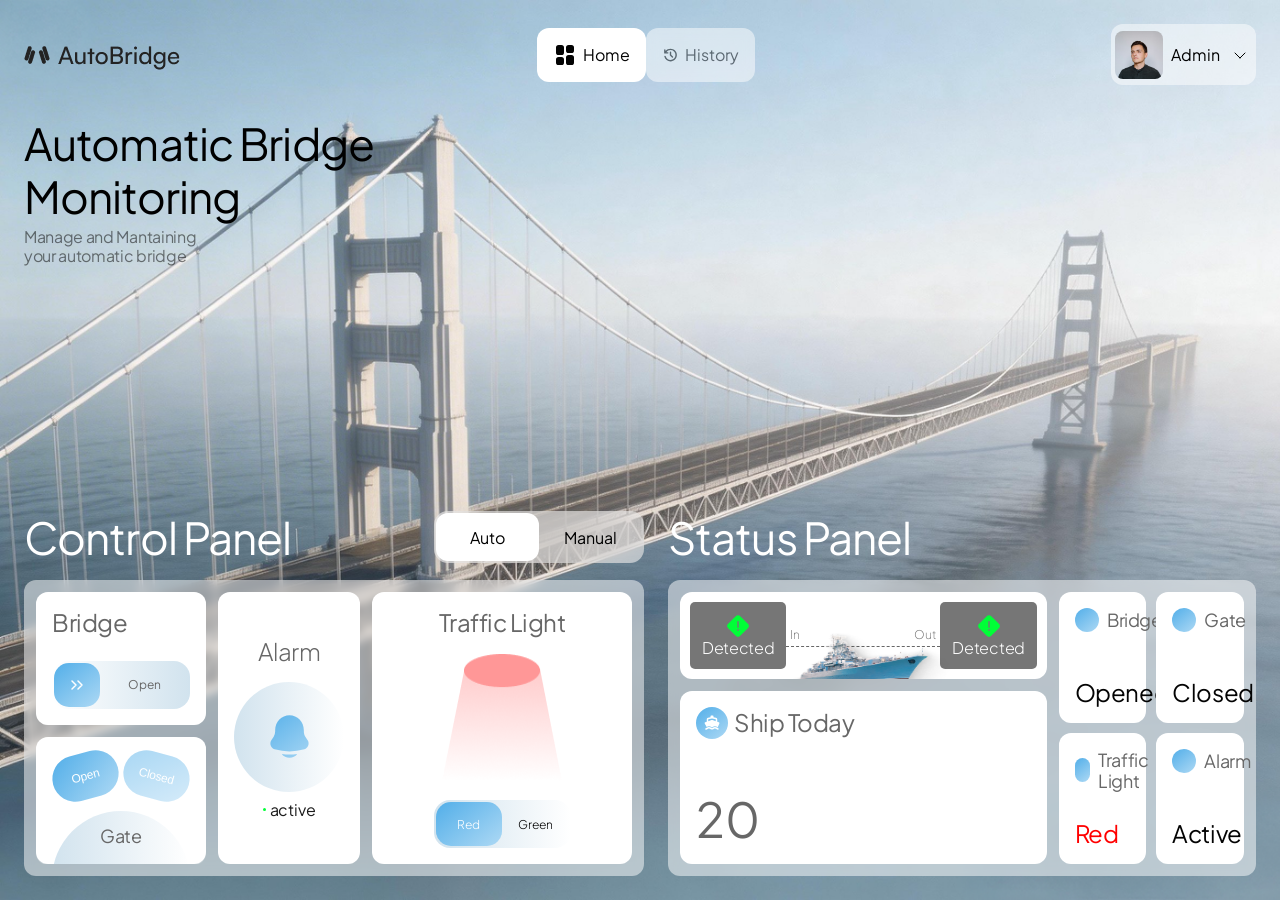
<file: index.html>
<!DOCTYPE html>
    <html lang="en">
    <head>
        <meta charset="UTF-8">
        <meta name="viewport" content="width=device-width, initial-scale=1.0">
        <title>Document</title>
        <link rel="stylesheet" href="style.css">
        <link rel="preconnect" href="https://fonts.googleapis.com">
    <link rel="preconnect" href="https://fonts.gstatic.com" crossorigin>
    <link href="https://fonts.googleapis.com/css2?family=Plus+Jakarta+Sans:ital,wght@0,200..800;1,200..800&family=Sora:wght@100..800&display=swap" rel="stylesheet">
    </head>
    <body>
        <div class="main-container">
            <div class="wraper">
                <header>
                    <img src="Assets/logo 1.png" alt="">

                    <div class="button">
                        <a href="index.html" class="button-1"><span class="si--dashboard-fill"></span>Home</a>
                        <a href="history.html" class="button-2"><span class="material-symbols--history-rounded"></span>History</a>
                    </div>

                    <div class="profile">
                        <img src="Assets/profile.png" alt="">
                        <p>Admin</p>
                        <span class="iconamoon--arrow-up-2"></span>
                    </div>
                </header>
                
                <div class="title">
                    <h1>Automatic Bridge Monitoring</h1>
                    <h3>Manage and Mantaining your automatic bridge</h3>
                </div>
            </div>

            <div class="panel">
                <div class="control-panel">
                    <div class="wraper-1">
                        <h2>Control Panel</h2>
                        <div class="toggle">
                            <div class="auto">Auto</div>
                            <div class="manual active">Manual</div>
                        </div>
                    </div>

                    <div class="wraper-2">
                        <div class="bridge-gate">
                            <div class="bridge">
                                <h3>Bridge</h3>
                                <div class="button">
                                    <div class="icon"><span class="si--double-arrow-right-line"></span></div>
                                    <p>Open</p>
                                </div>
                            </div>
                            <div class="gate">
                                <div class="button">
                                    <button class="open">Open</button>
                                    <button class="closed">Closed</button>
                                </div>
                                <div class="title"><p>Gate</p></div>
                            </div>
                        </div>
                        <div class="alarm">
                            <h3>Alarm</h3>
                            <div class="wraper">
                                <button><span class="solar--bell-bold"></span></button>
                                <div class="status">
                                    <div class="circle"></div>
                                    <p>active</p>
                                </div>
                            </div>
                        </div>
                        <div class="traffic">
                            <h3>Traffic Light</h3>
                            <img src="Assets/red lights.png" alt="" srcset="">
                            <div class="button">
                                <div class="red active  ">Red</div>
                                <div class="green">Green</div>
                            </div>
                        </div>
                    </div>
                </div>
                <div class="status-panel">
                    <h2>Status Panel</h2>
                    <div class="wraper-3">
                        <div class="detector-stat">
                            <div class="detector">
                                <img src="Assets/ship.png" alt="">
                                <div class="sensor1"><span class="mynaui--danger-diamond-solid"></span></span>Detected</div>
                                <div class="divider"><p>In</p><p>Out</p></div>
                                <div class="sensor2"><span class="mynaui--danger-diamond-solid"></span></span>Detected</div>
                            </div>
                            <div class="ship-stat">
                                <div class="container">
                                    <div class="iconframe"><span class="mingcute--ship-fill"></span></div>
                                    <p>Ship Today</p>
                                </div>
                                <h3>20</h3>
                            </div>
                        </div>
                        <div class="grid-stat">
                            <div class="grid">
        <div class="icon-title">
            <div class="frame"></div>
            <p>Bridge</p>
        </div>
        <h2>Opened</h2>
    </div>

    <div class="grid">
        <div class="icon-title">
            <div class="frame"></div>
            <p>Gate</p>
        </div>
        <h2>Closed</h2>
    </div>

    <div class="grid">
        <div class="icon-title">
            <div class="frame"></div>
            <p>Traffic Light</p>
        </div>
        <h2><span>Red</span></h2>
    </div>

    <div class="grid">
        <div class="icon-title">
            <div class="frame"></div>
            <p>Alarm</p>
        </div>
        <h2>Active</h2>
    </div>
                        
                        </div>
                    </div>
                </div>
            </div>
        </div>

        <script src="script.js"></script>
    </body>
    </html>
</file>
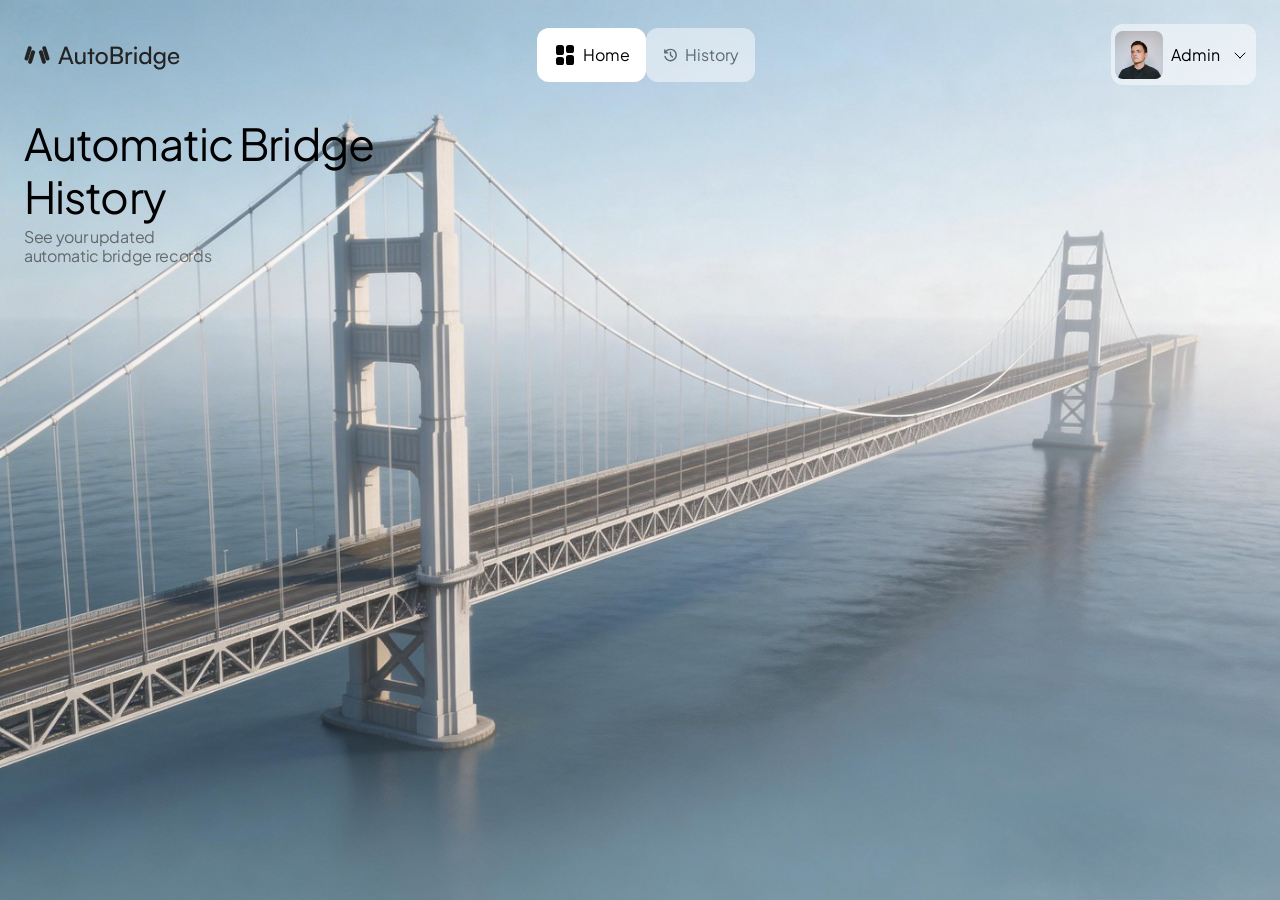
<file: history.html>
<!DOCTYPE html>
    <html lang="en">
    <head>
        <meta charset="UTF-8">
        <meta name="viewport" content="width=device-width, initial-scale=1.0">
        <title>Document</title>
        <link rel="stylesheet" href="style.css">
        <link rel="preconnect" href="https://fonts.googleapis.com">
    <link rel="preconnect" href="https://fonts.gstatic.com" crossorigin>
    <link href="https://fonts.googleapis.com/css2?family=Plus+Jakarta+Sans:ital,wght@0,200..800;1,200..800&family=Sora:wght@100..800&display=swap" rel="stylesheet">
    </head>
    <body>
        <div class="main-container">
            <div class="wraper">
                <header>
                    <img src="Assets/logo 1.png" alt="">

                    <div class="button">
                        <a href="index.html" class="button-1"><span class="si--dashboard-fill"></span>Home</a>
                        <a href="history.html" class="button-2"><span class="material-symbols--history-rounded"></span>History</a>
                    </div>

                    <div class="profile">
                        <img src="Assets/profile.png" alt="">
                        <p>Admin</p>
                        <span class="iconamoon--arrow-up-2"></span>
                    </div>
                </header>
                
                <div class="title">
                    <h1>Automatic Bridge History</h1>
                    <h3>See your updated automatic bridge records</h3>
                </div>
            </div>
        </div>

        <script src="script.js"></script>
    </body>
    </html>
</file>
<file: style.css>
*{
    box-sizing: border-box;
    font-size: 16px;
}

.si--dashboard-fill {
  display: inline-block;
  width: 24px;
  height: 24px;
  --svg: url("data:image/svg+xml,%3Csvg xmlns='http://www.w3.org/2000/svg' viewBox='0 0 24 24'%3E%3Cpath fill='%23000' d='M5.6 2A2.6 2.6 0 0 0 3 4.6v4.8A2.6 2.6 0 0 0 5.6 12h2.8A2.6 2.6 0 0 0 11 9.4V4.6A2.6 2.6 0 0 0 8.4 2zm0 12A2.6 2.6 0 0 0 3 16.6v2.8A2.6 2.6 0 0 0 5.6 22h2.8a2.6 2.6 0 0 0 2.6-2.6v-2.8A2.6 2.6 0 0 0 8.4 14zm10-12A2.6 2.6 0 0 0 13 4.6v2.8a2.6 2.6 0 0 0 2.6 2.6h2.8A2.6 2.6 0 0 0 21 7.4V4.6A2.6 2.6 0 0 0 18.4 2zm0 10a2.6 2.6 0 0 0-2.6 2.6v4.8a2.6 2.6 0 0 0 2.6 2.6h2.8a2.6 2.6 0 0 0 2.6-2.6v-4.8a2.6 2.6 0 0 0-2.6-2.6z'/%3E%3C/svg%3E");
  background-color: currentColor;
  -webkit-mask-image: var(--svg);
  mask-image: var(--svg);
  -webkit-mask-repeat: no-repeat;
  mask-repeat: no-repeat;
  -webkit-mask-size: 100% 100%;
  mask-size: 100% 100%;
}

.material-symbols--history-rounded {
  display: inline-block;
  width: 24px;
  height: 24px;
  --svg: url("data:image/svg+xml,%3Csvg xmlns='http://www.w3.org/2000/svg' viewBox='0 0 24 24'%3E%3Cpath fill='%23000' d='M12 21q-3.15 0-5.575-1.912T3.275 14.2q-.1-.375.15-.687t.675-.363q.4-.05.725.15t.45.6q.6 2.25 2.475 3.675T12 19q2.925 0 4.963-2.037T19 12t-2.037-4.962T12 5q-1.725 0-3.225.8T6.25 8H8q.425 0 .713.288T9 9t-.288.713T8 10H4q-.425 0-.712-.288T3 9V5q0-.425.288-.712T4 4t.713.288T5 5v1.35q1.275-1.6 3.113-2.475T12 3q1.875 0 3.513.713t2.85 1.924t1.925 2.85T21 12t-.712 3.513t-1.925 2.85t-2.85 1.925T12 21m1-9.4l2.5 2.5q.275.275.275.7t-.275.7t-.7.275t-.7-.275l-2.8-2.8q-.15-.15-.225-.337T11 11.975V8q0-.425.288-.712T12 7t.713.288T13 8z'/%3E%3C/svg%3E");
  background-color: currentColor;
  -webkit-mask-image: var(--svg);
  mask-image: var(--svg);
  -webkit-mask-repeat: no-repeat;
  mask-repeat: no-repeat;
  -webkit-mask-size: 100% 100%;
  mask-size: 100% 100%;
}

.iconamoon--arrow-up-2 {
  display: inline-block;
  width: 24px;
  height: 24px;
  --svg: url("data:image/svg+xml,%3Csvg xmlns='http://www.w3.org/2000/svg' viewBox='0 0 24 24'%3E%3Cpath fill='none' stroke='%23000' stroke-linecap='round' stroke-linejoin='round' stroke-width='1' d='m17 14l-5-5m0 0l-5 5'/%3E%3C/svg%3E");
  background-color: currentColor;
  -webkit-mask-image: var(--svg);
  mask-image: var(--svg);
  -webkit-mask-repeat: no-repeat;
  mask-repeat: no-repeat;
  -webkit-mask-size: 100% 100%;
  mask-size: 100% 100%;
  rotate: 180deg;
}

body {
    margin: 0;
    padding: 0;
    font-family: 'Plus Jakarta Sans', sans-serif;
}

.main-container{
    display: flex;
    flex-direction: column;
    align-items: flex-start;
    justify-content: space-between;
    width: 100%;
    height: 100vh;
    background-image: url("Assets/image 6.png");
    background-size: cover;
    padding: 24px;
}
    
.wraper{
    display: flex;
    flex-direction: column;
    align-items: flex-start;
    gap: 32px;
    align-self: stretch;
}

header{
    display: flex;
    justify-content: space-between;
    align-items: center;
    align-self: stretch;
}

.button{
    display: flex;
}

.button .button-1{
    display: flex;
    width: 109px;
    height: 54px;
    padding: 0 16px;
    justify-content: center;
    align-items: center;
    gap: 6px;
    border-radius: 12px;
    background: #FFF;
    backdrop-filter: blur(5.5px);
    border: none;
    text-decoration: none;
    color: #030303;
}

.button .button-2{
    display: flex;
    width: 109px;
    height: 54px;
    padding: 0 16px;
    justify-content: center;
    align-items: center;
    gap: 6px;
    border-radius: 12px;
    background: #FFF;
    backdrop-filter: blur(5.5px);
    border: none;
    opacity: 0.5;
    text-decoration: none;
    color:#030303;
}

.profile{
    display: flex;
    padding: 4px;
    justify-content: center;
    align-items: center;
    gap: 8px;
    border-radius: 12px;
    background: rgba(255, 255, 255, 0.50);
}

.profile img{
    width: 48px;
    height: 48px;
    border-radius: 8px;
}

.title{
    display: flex;
    flex-direction: column;
    align-items: flex-start;
    gap: 4px;
}

.title h1{
    width: 400px;
    font-size: 44px;
    font-style: normal;
    font-weight: 400;
    line-height: 120%;
    letter-spacing: -0.88px;
    margin: 0px;
}

.title h3{
    margin: 0px;
    width: 201px;
    font-size: 16px;
    font-style: normal;
    font-weight: 400;
    line-height: 120%; /* 19.2px */
    letter-spacing: -0.32px;
    opacity: 0.5;
}

.panel{
    display: flex;
    align-items: stretch;
    gap: 24px;
    align-self: stretch;        
}

.control-panel{
    display: flex;
flex-direction: column;
justify-content: center;
align-items: flex-start;
gap: 16px;
flex: 1 0 0;
}

.control-panel .wraper-1{
    display: flex;
    justify-content: space-between;
    align-items: center;
    align-self: stretch;
}

.control-panel .wraper-1 h2{
    color: #FFF;
    font-size: 44px;
    font-style: normal;
    font-weight: 400;
    line-height: 120%; /* 52.8px */
    letter-spacing: -0.88px;
    margin: 0px;
}

.toggle {
    display: flex;
    width: 210px;
    padding: 2px;
    align-items: flex-start;
    border-radius: 14px;
    background: rgba(255, 255, 255, 0.50);
    backdrop-filter: blur(20.5px);
    cursor: pointer;
    
    /* Tambahan penting untuk efek slide */
    position: relative; 
    z-index: 1; /* Memastikan kotak slider ada di belakang teks */
}

/* Ini adalah kotak putih yang akan bergeser */
.toggle::before {
    content: '';
    position: absolute;
    top: 2px;
    left: 2px;
    width: calc(50% - 2px); /* Lebarnya pas setengah container */
    height: calc(100% - 4px);
    background: #FFF;
    border-radius: 12px;
    transition: transform 0.3s cubic-bezier(0.4, 0.0, 0.2, 1); /* Animasi slide mulus */
    z-index: -1; /* Taruh di belakang teks */
}

/* Class ini yang akan menggeser kotak putih ke kanan */
.toggle.is-manual::before {
    transform: translateX(100%);
}

.toggle .auto,
.toggle .manual {
    display: flex;
    height: 48px;
    padding: 8px 4px;
    justify-content: center;
    align-items: center;
    gap: 6px;
    flex: 1 0 0;
    border-radius: 12px;
    /* Background dihapus karena sudah digantikan oleh ::before di atas */
    background: transparent; 
    transition: color 0.3s ease;
}

.wraper-2{
    display: flex;
    padding: 12px;
    align-items: flex-start;
    gap: 12px;
    align-self: stretch;
    border-radius: 12px;
    background: rgba(255, 255, 255, 0.50);
    backdrop-filter: blur(5px);
    flex: 1 0 0;
}

.bridge-gate{
    display: flex;
flex-direction: column;
align-items: flex-start;
gap: 12px;
flex: 1 0 0;
align-self: stretch;
}

.bridge{
    display: flex;
    padding: 16px;
    flex-direction: column;
    align-items: flex-start;
    gap: 24px;
    flex: 1 0 0;
    align-self: stretch;
    border-radius: 12px;
    background: #FFF;
    backdrop-filter: blur(5px);
}

.bridge h3{
    color: #676767;
    margin: 0px;
    font-size: 24px;
    font-style: normal;
    font-weight: 400;
    line-height: 120%; /* 28.8px */
    letter-spacing: -0.48px;
}

.bridge .button{
    display: flex;
height: 48px;
padding: 2px;
justify-content: space-between;
align-items: center;
align-self: stretch;
    border-radius: 16px;
background: var(--gradient-2, linear-gradient(270deg, rgba(164, 199, 221, 0.50) 0.14%, rgba(164, 199, 221, 0.00) 99.86%));
}

.bridge .button .icon{
    display: flex;
    width: 46px;
    justify-content: center;
    align-items: center;
    gap: 10px;
    align-self: stretch;
    border-radius: 15px;
    background: linear-gradient(321deg, #FFF -90.09%, #0088DE 190.09%);
    cursor: pointer;
}

.bridge .button p{
    color: #676767;
    margin: 0px;
    font-size: 12px;
    display: flex;
    justify-content: center;
    align-items: center;
    gap: 10px;
    flex: 1 0 0;
    align-self: stretch;
}

.bridge .button.is-closed .icon {
    order: 2; 
    transform: scaleX(-1); 
}   

.bridge .button.is-closed p {
    order: 1; 
}

.gate{
    display: flex;
    height: 127.5px;
    padding: 16px;
    flex-direction: column;
    align-items: center;
    flex-shrink: 0;
    align-self: stretch;    
    gap: 12px;
    border-radius: 12px;
    background: #FFF;
    backdrop-filter: blur(5px);
    overflow: hidden;
}

.gate .button{
    display: flex;
    align-items: center;
    gap: 4px;
}

.gate .button .open{
    display: flex;
    width: 67px;
    height: 46px;
    transform: rotate(-15deg);
    justify-content: center;
    align-items: center;
    gap: 10px;
    border: none;
    border-radius: 99px;
    background: var(--gradienr-1, linear-gradient(321deg, #FFF -90.09%, #0088DE 190.09%));
    font-size: 12px;
    font-style: normal;
    font-weight: 300;
    line-height: 120%; /* 14.4px */
    letter-spacing: -0.24px;
    color: #FFF;
    cursor: pointer;
}

.gate .button .closed{
    display: flex;
    width: 67px;
    height: 46px;
    transform: rotate(15deg);
    justify-content: center;
    align-items: center;
    gap: 10px;
    border: none;
    border-radius: 99px;
    background: var(--gradienr-1, linear-gradient(321deg, #FFF -90.09%, #0088DE 190.09%));
    font-size: 12px;
    font-style: normal;
    font-weight: 300;
    line-height: 120%; /* 14.4px */
    letter-spacing: -0.24px;
    color: #FFF;
    opacity: 0.5;
    cursor: pointer;
}

.gate .title{
    display: flex;
    width: 138px;
    height: 138px;
    padding: 13px 0;
    justify-content: center;
    align-items: center;
    border-radius: 99px;
    background: linear-gradient(90deg, rgba(164, 199, 221, 0.50) 0.06%, rgba(164, 199, 221, 0.00) 99.94%);
    box-sizing: border-box;
}

.gate .title p{
    color: #676767;
    height: 138px;
    margin: 0px;
    font-size: 18px;
    font-style: normal;
    font-weight: 400;
    letter-spacing: -0.32px;
}

.solar--bell-bold {
  display: inline-block;
  width: 51px;
  height: 51px;
  --svg: url("data:image/svg+xml,%3Csvg xmlns='http://www.w3.org/2000/svg' viewBox='0 0 24 24'%3E%3Cpath fill='%23000' d='M8.352 20.242A4.63 4.63 0 0 0 12 22a4.63 4.63 0 0 0 3.648-1.758a27.2 27.2 0 0 1-7.296 0M18.75 9v.704c0 .845.24 1.671.692 2.374l1.108 1.723c1.011 1.574.239 3.713-1.52 4.21a25.8 25.8 0 0 1-14.06 0c-1.759-.497-2.531-2.636-1.52-4.21l1.108-1.723a4.4 4.4 0 0 0 .693-2.374V9c0-3.866 3.022-7 6.749-7s6.75 3.134 6.75 7'/%3E%3C/svg%3E");
  background: var(--gradienr-1, linear-gradient(321deg, #FFF -90.09%, #0088DE 190.09%));
  -webkit-mask-image: var(--svg);
  mask-image: var(--svg);
  -webkit-mask-repeat: no-repeat;
  mask-repeat: no-repeat;
  -webkit-mask-size: 100% 100%;
  mask-size: 100% 100%;
}

.alarm{
    display: flex;
    padding: 16px;
    flex-direction: column;
    justify-content: center;
    align-items: center;
    gap: 16px;
    flex: 1 0 0;
    align-self: stretch;
    border-radius: 12px;
    background: #FFF;
}

.alarm h3{
    color: #676767;
    font-size: 24px;
    font-style: normal;
    font-weight: 300;
    line-height: 120%; /* 28.8px */
    letter-spacing: -0.48px;
    margin: 0px;
}

.alarm .wraper{
    display: flex;
    flex-direction: column;
    align-items: center;
    gap: 8px;
}
.alarm button{
    display: flex;
    width: 110px;
    height: 110px;
    justify-content: center;
    align-items: center;
    border-radius: 99px;
    background: linear-gradient(90deg, rgba(164, 199, 221, 0.50) 0.06%, rgba(164, 199, 221, 0.00) 99.94%);
    border: none;
    cursor: pointer;
}


.alarm .status{
    display: flex;
    align-items: center;
    gap: 4px;
}

.alarm .status .circle{
    width: 3px;
    height: 3px;
    background-color: #00FF37;
    border-radius: 99px;
}

.alarm .status p{
    color: #1C1C1C;
    font-size: 16px;
font-style: normal;
font-weight: 400;
line-height: 120%; /* 14.4px */
letter-spacing: -0.24px;
margin: 0px;
}



.traffic{
    display: flex;
    width: 260px;
    padding: 16px;
    flex-direction: column;
    justify-content: space-between;
    align-items: center;
    flex-shrink: 0;
    align-self: stretch;
    border-radius: 12px;
    background: #FFF;
}

.traffic h3{
    color: #676767;
    font-size: 24px;
    font-style: normal;
    font-weight: 400;
    line-height: 120%; /* 28.8px */
    letter-spacing: -0.48px;
    margin: 0px;
}

.traffic img {
    width: 120px;
    height: 128px;
}

.traffic .button {
    display: flex;
    width: 137px;
    height: 48px;
    padding: 2px;
    align-items: center;
    border-radius: 16px;
    background: linear-gradient(90deg, rgba(164, 199, 221, 0.50) 0.01%, rgba(164, 199, 221, 0.00) 99.99%);
    cursor: pointer;

    /* Tambahan penting untuk efek slide */
    position: relative;
    z-index: 1;
}

/* Ini adalah kotak biru/gradient yang akan bergeser */
.traffic .button::before {
    content: '';
    position: absolute;
    top: 2px;
    left: 2px;
    width: calc(50% - 2px);
    height: calc(100% - 4px);
    background: linear-gradient(321deg, #FFF -90.09%, #0088DE 190.09%);
    border-radius: 15px;
    transition: transform 0.3s cubic-bezier(0.4, 0.0, 0.2, 1);
    z-index: -1;
}

/* Class ini yang akan menggeser kotak ke kanan (ke arah Green) */
.traffic .button.is-green::before {
    transform: translateX(100%);
}

.traffic .red,
.traffic .green {
    display: flex;
    justify-content: center;
    align-items: center;
    gap: 10px;
    flex: 1 0 0;
    align-self: stretch;
    border-radius: 15px;
    font-size: 12px;
    font-weight: 300;
    background: transparent; /* Hapus background lama */
    transition: color 0.3s ease;
}

/* Class active sekarang cuma buat ganti warna teks biar kelihatan saat digeser */
.traffic .active {
    color: #fff;
}

.status-panel{
    display: flex;
flex-direction: column;
justify-content: center;
align-items: flex-start;
gap: 16px;
flex: 1 0 0;
}

.status-panel h2{
    color: #FFF;
    font-size: 44px;
    font-style: normal;
    font-weight: 400;
    line-height: 120%; /* 52.8px */
    letter-spacing: -0.88px;
    margin: 0px;    
}

.status-panel .wraper-3{
    display: flex;
    padding: 12px;
    align-items: flex-start;
    gap: 12px;
    align-self: stretch;
    border-radius: 12px;
    background: rgba(255, 255, 255, 0.50);
    backdrop-filter: blur(5px);
    flex: 1 0 0;
}

.detector-stat{
    display: flex;
    flex-direction: column;
    justify-content: center;
    align-items: flex-start;
    gap: 12px;
    align-self: stretch;
}

.detector-stat .detector{
    position: relative;
    display: flex;      
    padding: 10px;
    align-items: center;
    border-radius: 12px;
    background: #FFF;
    overflow: hidden;
}

.detector-stat .detector img{
    position: absolute;
    width: 186.4px;
    height: 78.602px;
    aspect-ratio: 83/35;
    right: 71.6px;
    bottom: -30px;
}

.mynaui--danger-diamond-solid {
  display: inline-block;
  width: 24px;
  height: 24px;
  --svg: url("data:image/svg+xml,%3Csvg xmlns='http://www.w3.org/2000/svg' viewBox='0 0 24 24'%3E%3Cpath fill='%23000' d='M12 1.25a3.16 3.16 0 0 0-2.235.926L2.177 9.765a3.16 3.16 0 0 0 0 4.47l7.588 7.588a3.16 3.16 0 0 0 4.47 0l7.588-7.588a3.16 3.16 0 0 0 0-4.47l-7.588-7.588A3.16 3.16 0 0 0 12 1.25m0 5.627a.75.75 0 0 1 .75.75v5.5a.75.75 0 0 1-1.5 0v-5.5a.75.75 0 0 1 .75-.75m.75 8.996v.5a.75.75 0 0 1-1.5 0v-.5a.75.75 0 0 1 1.5 0'/%3E%3C/svg%3E");
  background-color: #00FF37;
  -webkit-mask-image: var(--svg);
  mask-image: var(--svg);
  -webkit-mask-repeat: no-repeat;
  mask-repeat: no-repeat;
  -webkit-mask-size: 100% 100%;
  mask-size: 100% 100%;
}

.detector-stat .detector .sensor1{
    display: flex;
    padding: 12px;
    flex-direction: column;
    align-items: center;
    flex: 1 0 0;
    align-self: stretch;
    border-radius: 5px;
    background: rgba(28, 28, 28, 0.60);
    backdrop-filter: blur(2.309523820877075px);
    color: #FFF;
    font-size: 16px;
    font-style: normal;
    font-weight: 300;
    line-height: 120%; /* 19.2px */
    letter-spacing: -0.32px;
    margin: 0px;
}

.detector-stat .detector .divider{
    display: flex;
    width: 154px;
    padding: 4px;
    justify-content: space-between;
    align-items: center;
    flex-shrink: 0;
    border-bottom: 1px dashed #676767;
}

.detector .divider p{
    margin: 0px;
    color: #676767;
    font-size: 12px;
    font-style: normal;
    font-weight: 200;
    line-height: 120%; /* 14.4px */
    letter-spacing: -0.24px;
}

.detector-stat .detector .sensor2{
    display: flex;
    padding: 12px;
    flex-direction: column;
    align-items: center;
    flex: 1 0 0;
    align-self: stretch;
    border-radius: 5px;
    background: rgba(28, 28, 28, 0.60);
    backdrop-filter: blur(2.309523820877075px);
    color: #FFF;
    font-size: 16px;
    font-style: normal;
    font-weight: 300;
    line-height: 120%; /* 19.2px */
    letter-spacing: -0.32px;
    margin: 0px;
}

.detector-stat .ship-stat{
    display: flex;
    padding: 16px;
    flex-direction: column;
    justify-content: space-between;
    align-items: flex-start;
    flex: 1 0 0;
    align-self: stretch;
    border-radius: 12px;
    background: #FFF;
}

.ship-stat .container{
    display: flex;
align-items: center;
gap: 6px;
}

.ship-stat .container .iconframe{
    display: flex;
    width: 32px;
    height: 32px;
    padding: 0 2px;
    justify-content: center;
    align-items: center;
    gap: 10px;
    border-radius: 16px;
    background: var(--gradienr-1, linear-gradient(321deg, #FFF -90.09%, #0088DE 190.09%));
}

.ship-stat .container p{
    color: #676767;
    font-size: 24px;
    font-style: normal;
    font-weight: 400;
    line-height: 120%; /* 28.8px */
    letter-spacing: -0.48px;
    margin: 0px;
}

.ship-stat h3{
    color: #676767;
    font-size: 48px;
    font-style: normal;
    font-weight: 400;
    line-height: 120%; /* 28.8px */
    letter-spacing: -0.48px;
    margin: 0px;
}

.grid-stat{
    display: grid;
    row-gap: 10px;
    column-gap: 10px;
    flex: 1 0 0;
    align-self: stretch;
    grid-template-rows: repeat(2, minmax(0,1fr));
    grid-template-columns: repeat(2, minmax(0,1fr));
}

.grid-stat .grid{
    display: flex;
    padding: 16px;
    flex-direction: column;
    justify-content: space-between;
    align-items: flex-start;
    align-self: stretch;
    justify-self: stretch;
    border-radius: 12px;
    background: #FFF;
}

.grid-stat .grid .icon-title{
    display: flex;
    align-items: center;
    gap: 8px;
}

.grid-stat .grid .icon-title .frame{
    width: 24px;
    height: 24px;
    border-radius: 16px;
    background: var(--gradienr-1, linear-gradient(321deg, #FFF -90.09%, #0088DE 190.09%));
}

.grid-stat .grid .icon-title p{
    color: #676767;
    font-size: 18px;
    font-weight: 400;
    line-height: 120%;
    letter-spacing: -0.36px;
    margin: 0;
}

.grid-stat .grid h2{
    color: #030303;
    font-size: 24px;
    font-weight: 400;
    line-height: 120%;
    letter-spacing: -0.48px;
}

.grid-stat .grid h2 span{
    color: red;
    font-size: 24px;
    font-weight: 400;
    line-height: 120%;
    letter-spacing: -0.48px;
}


.si--double-arrow-right-line {
  display: inline-block;
  width: 24px;
  height: 24px;
  --svg: url("data:image/svg+xml,%3Csvg xmlns='http://www.w3.org/2000/svg' viewBox='0 0 24 24'%3E%3Cpath fill='none' stroke='%23000' stroke-linecap='round' stroke-linejoin='round' stroke-width='1.5' d='m13 16l4-4l-4-4m-6 8l4-4l-4-4'/%3E%3C/svg%3E");
  background-color: #fff;
  -webkit-mask-image: var(--svg);
  mask-image: var(--svg);
  -webkit-mask-repeat: no-repeat;
  mask-repeat: no-repeat;
  -webkit-mask-size: 100% 100%;
  mask-size: 100% 100%;
}

.mingcute--ship-fill {
  display: inline-block;
  width: 18px;
  height: 18px;
  --svg: url("data:image/svg+xml,%3Csvg xmlns='http://www.w3.org/2000/svg' viewBox='0 0 24 24'%3E%3Cg fill='none' fill-rule='evenodd'%3E%3Cpath d='m12.593 23.258l-.011.002l-.071.035l-.02.004l-.014-.004l-.071-.035q-.016-.005-.024.005l-.004.01l-.017.428l.005.02l.01.013l.104.074l.015.004l.012-.004l.104-.074l.012-.016l.004-.017l-.017-.427q-.004-.016-.017-.018m.265-.113l-.013.002l-.185.093l-.01.01l-.003.011l.018.43l.005.012l.008.007l.201.093q.019.005.029-.008l.004-.014l-.034-.614q-.005-.018-.02-.022m-.715.002a.02.02 0 0 0-.027.006l-.006.014l-.034.614q.001.018.017.024l.015-.002l.201-.093l.01-.008l.004-.011l.017-.43l-.003-.012l-.01-.01z'/%3E%3Cpath fill='%23000' d='M14.211 17.776a4 4 0 0 1 3.364-.099l.214.1l2.658 1.328a1 1 0 0 1-.787 1.835l-.107-.046l-2.659-1.329a2 2 0 0 0-1.617-.076l-.172.076l-1.316.659a4 4 0 0 1-3.365.098l-.213-.098l-1.317-.659a2 2 0 0 0-1.617-.076l-.172.076l-2.658 1.33a1 1 0 0 1-.996-1.731l.102-.059l2.658-1.329a4 4 0 0 1 3.364-.099l.214.1l1.316.658a2 2 0 0 0 1.618.076l.171-.076zM13 2a1 1 0 0 1 1 1v1.32l3.329.554a2 2 0 0 1 1.67 1.973v3.432l2.06.686a1.25 1.25 0 0 1 .753 1.679l-2.169 5.06l-1.854-.928a4 4 0 0 0-3.578 0l-1.317.659a2 2 0 0 1-1.789 0l-1.316-.659a4 4 0 0 0-3.578 0l-1.27.636l-2.658-4.651a1.25 1.25 0 0 1 .69-1.806L5 10.279V6.847a2 2 0 0 1 1.67-1.973L10 4.32V3a1 1 0 0 1 1-1zm-1 4.014l-5 .833v2.766l4.367-1.456a2 2 0 0 1 1.265 0L17 9.613V6.847z'/%3E%3C/g%3E%3C/svg%3E");
  background-color: #fff;
  -webkit-mask-image: var(--svg);
  mask-image: var(--svg);
  -webkit-mask-repeat: no-repeat;
  mask-repeat: no-repeat;
  -webkit-mask-size: 100% 100%;
  mask-size: 100% 100%;
}
</file>
